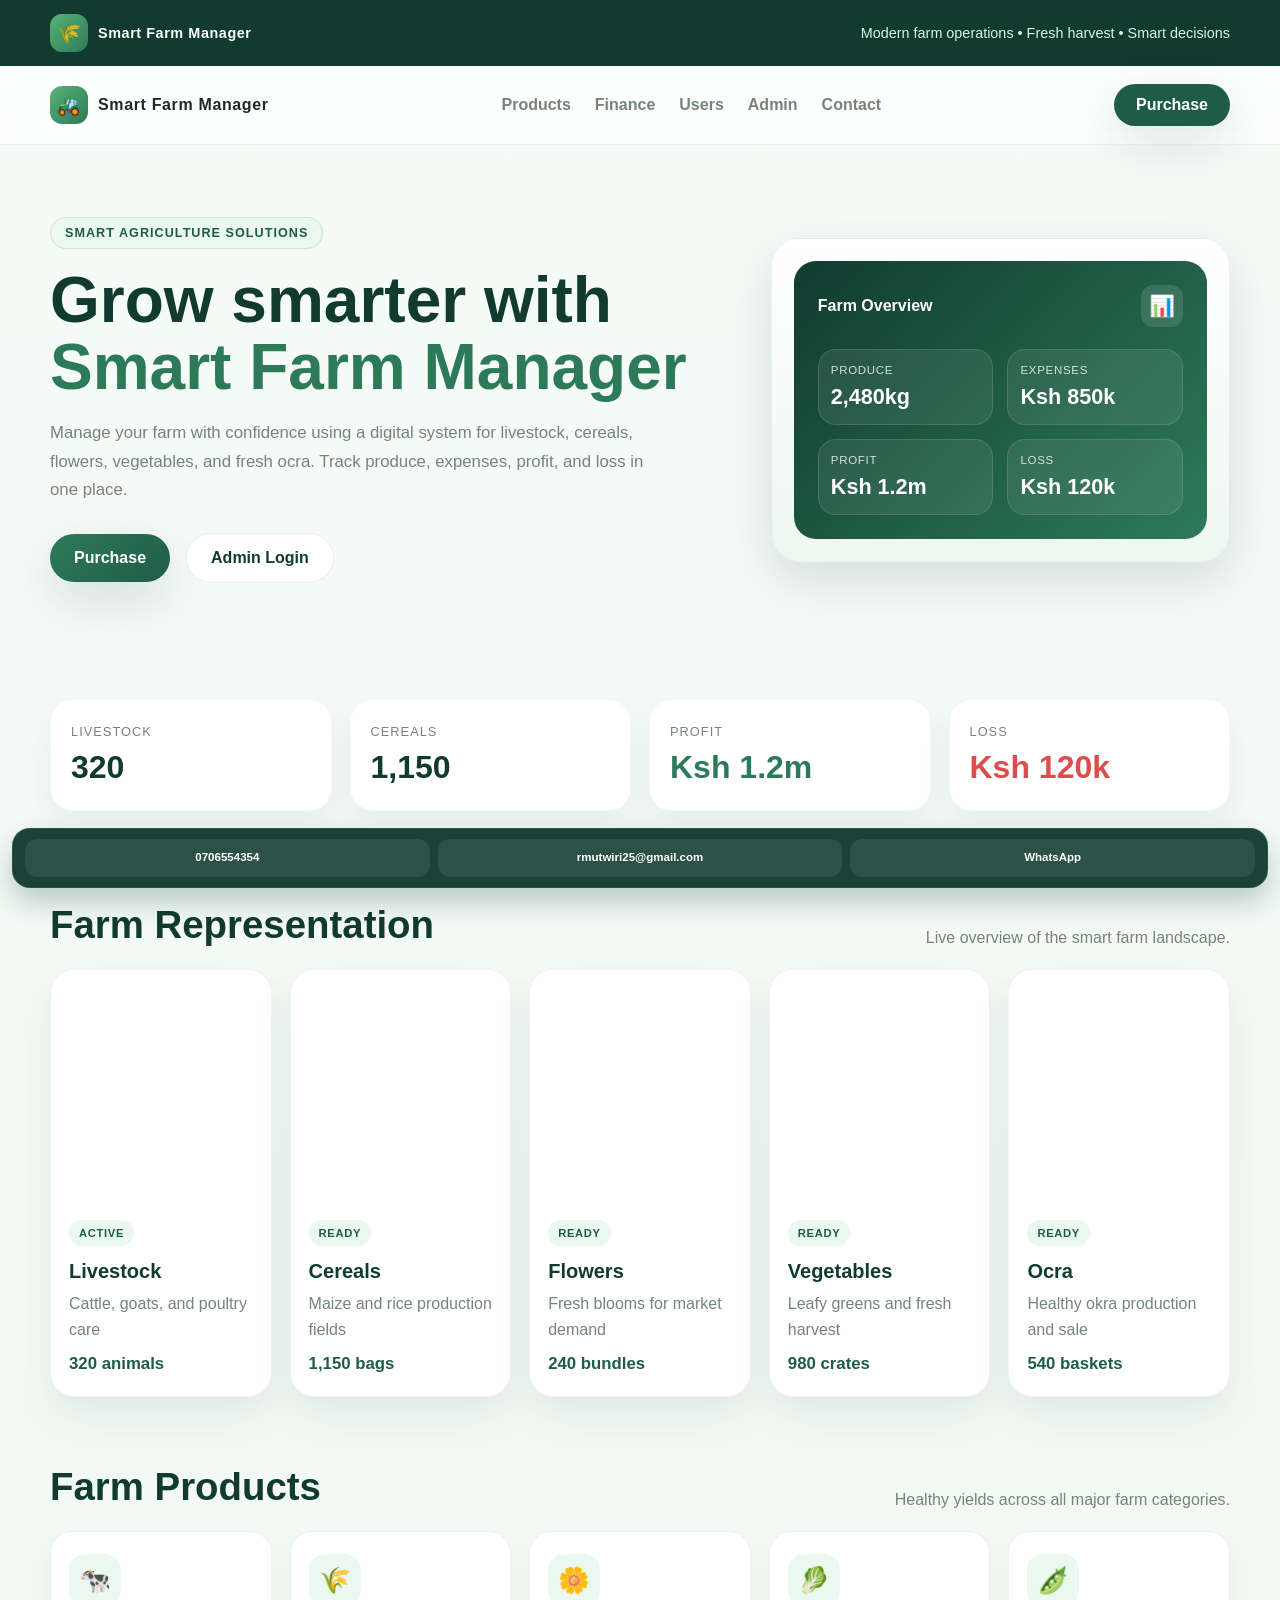
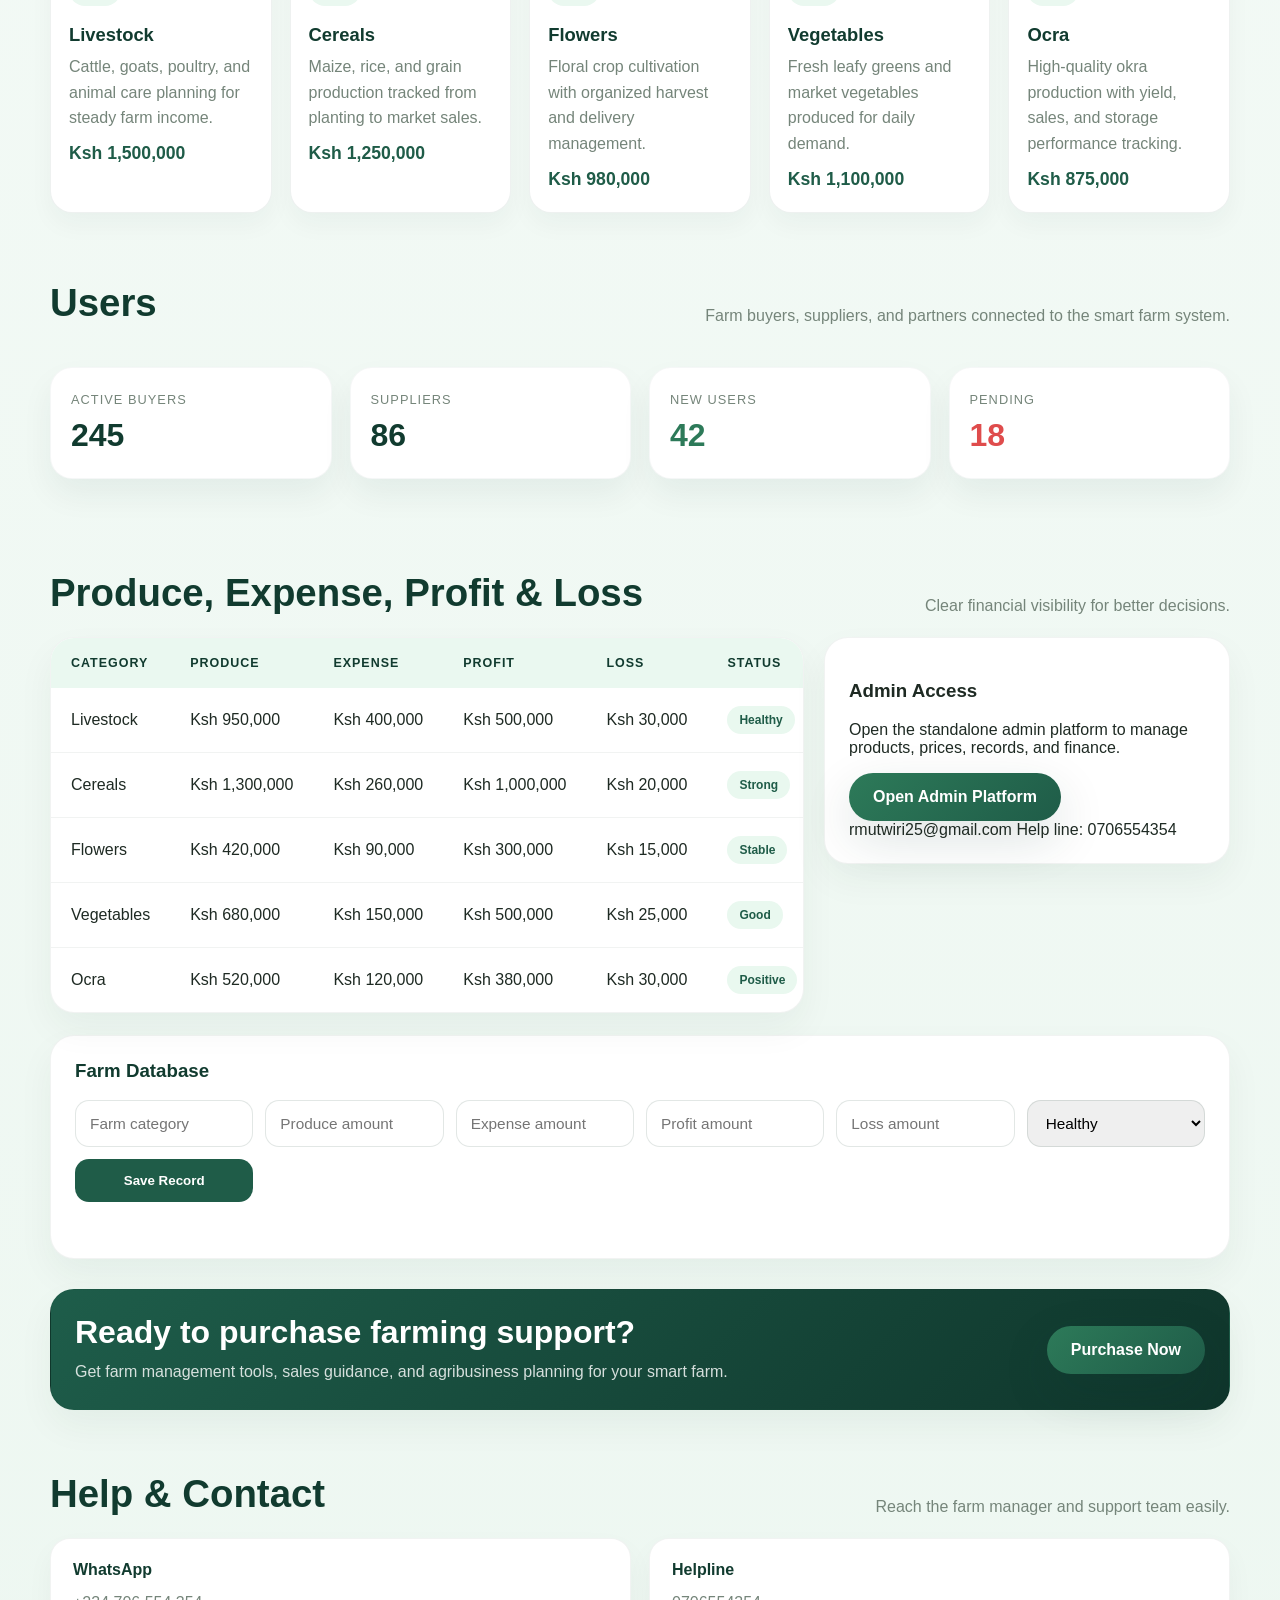
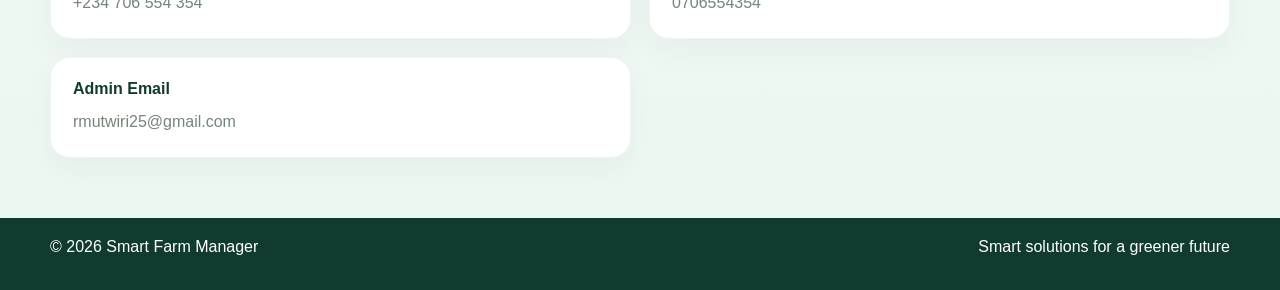
<file: index.html>
<!DOCTYPE html>
<html lang="en">

<head>
    <meta charset="UTF-8">
    <meta name="viewport" content="width=device-width, initial-scale=1.0">
    <title>Smart Farm Manager</title>
    <link rel="stylesheet" href="styles.css">
</head>

<body>
    <div class="topbar">
        <div class="container topbar-inner">
            <div class="brand">
                <div class="brand-mark">🌾</div>
                <span>Smart Farm Manager</span>
            </div>
            <div class="headline-note">Modern farm operations • Fresh harvest • Smart decisions</div>
        </div>
    </div>

    <header class="site-header">
        <div class="container navbar">
            <div class="brand">
                <div class="brand-mark">🚜</div>
                <span>Smart Farm Manager</span>
            </div>
            <nav class="site-nav">
                <a href="#products">Products</a>
                <a href="#finance">Finance</a>
                <a href="#users">Users</a>
                <a href="admin.html">Admin</a>
                <a href="#contact">Contact</a>
            </nav>
            <a href="#purchase" class="nav-btn">Purchase</a>
        </div>
    </header>

    <main>
        <section class="hero">
            <div class="container hero-grid">
                <div>
                    <div class="kicker">Smart agriculture solutions</div>
                    <h1>Grow smarter with <span>Smart Farm Manager</span></h1>
                    <p>
                        Manage your farm with confidence using a digital system for livestock, cereals,
                        flowers, vegetables, and fresh ocra. Track produce, expenses, profit, and loss in one place.
                    </p>
                    <div class="hero-actions">
                        <a class="primary-btn" href="#purchase">Purchase</a>
                        <a class="secondary-btn" href="admin.html">Admin Login</a>
                    </div>
                </div>

                <div class="hero-panel">
                    <div class="farm-card">
                        <div class="farm-card-top">
                            <div>
                                <strong>Farm Overview</strong>
                            </div>
                            <div class="farm-icon">📊</div>
                        </div>

                        <div class="farm-metric">
                            <div class="metric-box">
                                <span class="metric-label">Produce</span>
                                <span class="metric-value">2,480kg</span>
                            </div>
                            <div class="metric-box">
                                <span class="metric-label">Expenses</span>
                                <span class="metric-value">Ksh 850k</span>
                            </div>
                            <div class="metric-box">
                                <span class="metric-label">Profit</span>
                                <span class="metric-value">Ksh 1.2m</span>
                            </div>
                            <div class="metric-box">
                                <span class="metric-label">Loss</span>
                                <span class="metric-value">Ksh 120k</span>
                            </div>
                        </div>
                    </div>
                </div>
            </div>
        </section>

        <section class="container">
            <div class="stats-grid">
                <div class="stat-card">
                    <span class="label">Livestock</span>
                    <span class="value">320</span>
                </div>
                <div class="stat-card">
                    <span class="label">Cereals</span>
                    <span class="value">1,150</span>
                </div>
                <div class="stat-card profit">
                    <span class="label">Profit</span>
                    <span class="value">Ksh 1.2m</span>
                </div>
                <div class="stat-card loss">
                    <span class="label">Loss</span>
                    <span class="value">Ksh 120k</span>
                </div>
            </div>
        </section>

        <section class="container">
            <div class="section-heading">
                <h2>Farm Representation</h2>
                <p>Live overview of the smart farm landscape.</p>
            </div>
            <div id="farm-scene" class="farm-scene"></div>
        </section>

        <section id="products" class="container">
            <div class="section-heading">
                <h2>Farm Products</h2>
                <p>Healthy yields across all major farm categories.</p>
            </div>

            <div id="product-grid" class="product-grid"></div>
        </section>

        <section id="users" class="container">
            <div class="section-heading">
                <h2>Users</h2>
                <p>Farm buyers, suppliers, and partners connected to the smart farm system.</p>
            </div>

            <div class="stats-grid">
                <div class="stat-card">
                    <span class="label">Active Buyers</span>
                    <span class="value">245</span>
                </div>
                <div class="stat-card">
                    <span class="label">Suppliers</span>
                    <span class="value">86</span>
                </div>
                <div class="stat-card profit">
                    <span class="label">New Users</span>
                    <span class="value">42</span>
                </div>
                <div class="stat-card loss">
                    <span class="label">Pending</span>
                    <span class="value">18</span>
                </div>
            </div>
        </section>

        <section id="finance" class="container">
            <div class="section-heading">
                <h2>Produce, Expense, Profit & Loss</h2>
                <p>Clear financial visibility for better decisions.</p>
            </div>

            <div class="finance-grid">
                <div class="table-card">
                    <table>
                        <thead>
                            <tr>
                                <th>Category</th>
                                <th>Produce</th>
                                <th>Expense</th>
                                <th>Profit</th>
                                <th>Loss</th>
                                <th>Status</th>
                            </tr>
                        </thead>
                        <tbody id="finance-table-body">
                            <tr>
                                <td>Livestock</td>
                                <td>Ksh 950k</td>
                                <td>Ksh 400k</td>
                                <td>Ksh 500k</td>
                                <td>Ksh 30k</td>
                                <td><span class="status good">Healthy</span></td>
                            </tr>
                            <tr>
                                <td>Cereals</td>
                                <td>Ksh 1.3m</td>
                                <td>Ksh 260k</td>
                                <td>Ksh 1.0m</td>
                                <td>Ksh 20k</td>
                                <td><span class="status good">Strong</span></td>
                            </tr>
                            <tr>
                                <td>Flowers</td>
                                <td>Ksh 420k</td>
                                <td>Ksh 90k</td>
                                <td>Ksh 300k</td>
                                <td>Ksh 15k</td>
                                <td><span class="status warn">Stable</span></td>
                            </tr>
                            <tr>
                                <td>Vegetables</td>
                                <td>Ksh 680k</td>
                                <td>Ksh 150k</td>
                                <td>Ksh 500k</td>
                                <td>Ksh 25k</td>
                                <td><span class="status good">Good</span></td>
                            </tr>
                            <tr>
                                <td>Ocra</td>
                                <td>Ksh 520k</td>
                                <td>Ksh 120k</td>
                                <td>Ksh 380k</td>
                                <td>Ksh 30k</td>
                                <td><span class="status good">Positive</span></td>
                            </tr>
                        </tbody>
                    </table>
                </div>

                <aside class="admin-card">
                    <h3>Admin Access</h3>
                    <p>Open the standalone admin platform to manage products, prices, records, and finance.</p>
                    <a href="admin.html" class="primary-btn admin-link-btn">Open Admin Platform</a>
                    <div class="admin-contact-links admin-contact-box">
                        <a href="mailto:rmutwiri25@gmail.com?subject=Smart%20Farm%20Manager%20Support">rmutwiri25@gmail.com</a>
                        <a href="tel:+254706554354">Help line: 0706554354</a>
                    </div>
                </aside>
            </div>

            <div class="database-panel">
                <h3>Farm Database</h3>
                <form id="record-form" class="record-form">
                    <input type="text" name="category" placeholder="Farm category" required>
                    <input type="number" name="produce" placeholder="Produce amount" required>
                    <input type="number" name="expense" placeholder="Expense amount" required>
                    <input type="number" name="profit" placeholder="Profit amount" required>
                    <input type="number" name="loss" placeholder="Loss amount" required>
                    <select name="status">
                        <option value="Healthy">Healthy</option>
                        <option value="Strong">Strong</option>
                        <option value="Stable">Stable</option>
                        <option value="Good">Good</option>
                        <option value="Positive">Positive</option>
                    </select>
                    <button type="submit">Save Record</button>
                </form>
                <p id="record-status" class="record-status"></p>
            </div>

            <div id="purchase" class="purchase-card">
                <div class="purchase-inner">
                    <div>
                        <h3>Ready to purchase farming support?</h3>
                        <p>Get farm management tools, sales guidance, and agribusiness planning for your smart farm.</p>
                    </div>
                    <a href="https://wa.me/234706554354" class="purchase-btn" target="_blank" rel="noreferrer">Purchase Now</a>
                </div>
            </div>
        </section>

        <section id="contact" class="contacts container">
            <div class="section-heading">
                <h2>Help & Contact</h2>
                <p>Reach the farm manager and support team easily.</p>
            </div>

            <div class="contact-box">
                <div class="contact-item">
                    <h4>WhatsApp</h4>
                    <a href="https://wa.me/234706554354" target="_blank" rel="noreferrer">+234 706 554 354</a>
                </div>
                <div class="contact-item">
                    <h4>Helpline</h4>
                    <a href="tel:+254706554354">0706554354</a>
                </div>
                <div class="contact-item">
                    <h4>Admin Email</h4>
                    <a href="mailto:rmutwiri25@gmail.com?subject=Smart%20Farm%20Manager%20Support">rmutwiri25@gmail.com</a>
                </div>
            </div>
        </section>
    </main>

    <footer class="footer">
        <div class="container footer-inner">
            <div>© 2026 Smart Farm Manager</div>
            <div>Smart solutions for a greener future</div>
        </div>
    </footer>

    <div class="mobile-contact-bar" aria-label="Quick contact links">
        <a class="mobile-contact-link" href="tel:+254706554354">0706554354</a>
        <a class="mobile-contact-link" href="mailto:rmutwiri25@gmail.com?subject=Smart%20Farm%20Manager%20Support">rmutwiri25@gmail.com</a>
        <a class="mobile-contact-link" href="https://wa.me/234706554354" target="_blank" rel="noreferrer">WhatsApp</a>
    </div>

    <script src="script.js"></script>
</body>

</html>
</file>
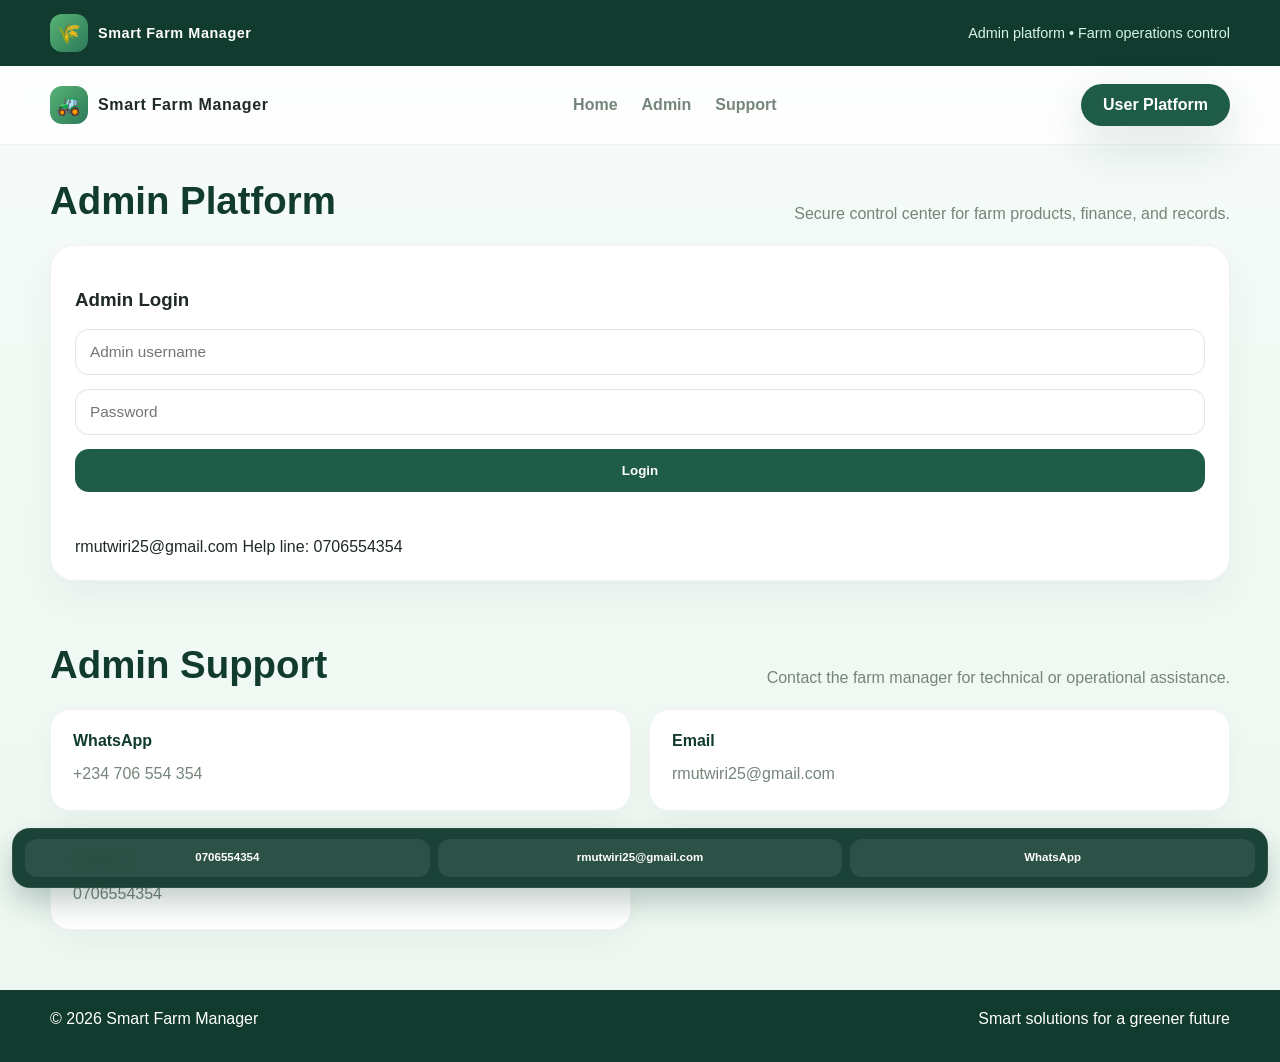
<file: admin.html>
<!DOCTYPE html>
<html lang="en">

<head>
    <meta charset="UTF-8">
    <meta name="viewport" content="width=device-width, initial-scale=1.0">
    <title>Smart Farm Manager | Admin Platform</title>
    <link rel="stylesheet" href="styles.css">
</head>

<body>
    <div class="topbar">
        <div class="container topbar-inner">
            <div class="brand">
                <div class="brand-mark">🌾</div>
                <span>Smart Farm Manager</span>
            </div>
            <div class="headline-note">Admin platform • Farm operations control</div>
        </div>
    </div>

    <header class="site-header">
        <div class="container navbar">
            <div class="brand">
                <div class="brand-mark">🚜</div>
                <span>Smart Farm Manager</span>
            </div>
            <nav class="site-nav">
                <a href="index.html">Home</a>
                <a href="admin.html">Admin</a>
                <a href="#contact">Support</a>
            </nav>
            <a href="index.html" class="nav-btn">User Platform</a>
        </div>
    </header>

    <main>
        <section id="admin" class="container admin-platform-intro">
            <div class="section-heading">
                <h2>Admin Platform</h2>
                <p>Secure control center for farm products, finance, and records.</p>
            </div>

            <aside class="admin-card admin-login-box">
                <h3>Admin Login</h3>
                <form id="admin-login-form" class="admin-login">
                    <input id="admin-username" type="text" placeholder="Admin username" required>
                    <input id="admin-password" type="password" placeholder="Password" required>
                    <button type="submit">Login</button>
                    <p id="login-status" class="login-status"></p>
                </form>

                <div class="admin-contact-links">
                    <a href="mailto:rmutwiri25@gmail.com?subject=Smart%20Farm%20Manager%20Support">rmutwiri25@gmail.com</a>
                    <a href="tel:+254706554354">Help line: 0706554354</a>
                </div>
            </aside>
        </section>

        <section id="admin-dashboard" class="admin-dashboard hidden">
            <div class="admin-shell container">
                <aside class="admin-sidebar">
                    <div class="admin-brand">
                        <div class="brand-mark">🌾</div>
                        <div>
                            <strong>Admin Panel</strong>
                            <span>Smart Farm</span>
                        </div>
                    </div>

                    <nav class="admin-nav" aria-label="Admin sections">
                        <button class="admin-nav-item active" type="button" data-panel="overview">Overview</button>
                        <button class="admin-nav-item" type="button" data-panel="users">Users</button>
                        <button class="admin-nav-item" type="button" data-panel="products">Products</button>
                        <button class="admin-nav-item" type="button" data-panel="finance">Finance</button>
                        <button class="admin-nav-item" type="button" data-panel="records">Records</button>
                        <button class="admin-nav-item" type="button" data-panel="reports">Reports</button>
                    </nav>

                    <div class="admin-info-box">
                        <span>System status</span>
                        <strong>Online</strong>
                    </div>
                </aside>

                <div class="admin-main">
                    <header class="admin-topbar">
                        <div>
                            <p class="eyebrow">Operations center</p>
                            <h2>Admin Dashboard</h2>
                        </div>
                        <button id="logout-admin" class="logout-btn" type="button">Logout</button>
                    </header>

                    <div class="panel active" data-panel-content="overview">
                        <div id="admin-overview-cards" class="kpi-grid"></div>
                        <div class="admin-content-grid">
                            <div class="admin-card-panel">
                                <h3>Recent activity</h3>
                                <ul id="admin-activity-list" class="activity-list"></ul>
                            </div>
                            <div class="admin-card-panel">
                                <h3>Quick links</h3>
                                <ul class="quick-links">
                                    <li>Farm performance</li>
                                    <li>Expense management</li>
                                    <li>Sales tracking</li>
                                    <li>Inventory overview</li>
                                </ul>
                            </div>
                        </div>

                        <div class="admin-edit-bar">
                            <div class="edit-bar-header">
                                <h3>Admin Editable Bar</h3>
                                <span>Quick updates</span>
                            </div>
                            <div class="edit-bar-form">
                                <select id="edit-record-select" aria-label="Choose farm record"></select>
                                <input id="edit-category" type="text" placeholder="Category">
                                <input id="edit-produce" type="number" placeholder="Produce amount">
                                <input id="edit-expense" type="number" placeholder="Expense amount">
                                <input id="edit-profit" type="number" placeholder="Profit amount">
                                <input id="edit-loss" type="number" placeholder="Loss amount">
                                <select id="edit-status">
                                    <option value="Healthy">Healthy</option>
                                    <option value="Strong">Strong</option>
                                    <option value="Stable">Stable</option>
                                    <option value="Good">Good</option>
                                    <option value="Positive">Positive</option>
                                </select>
                                <button id="save-edit-record" type="button">Save Edit</button>
                                <button id="add-new-record" class="secondary-edit-btn" type="button">Add New</button>
                                <button id="delete-selected-record" class="danger-edit-btn" type="button">Delete</button>
                            </div>
                        </div>
                    </div>

                    <div class="panel" data-panel-content="users">
                        <div class="admin-card-panel">
                            <h3>Users</h3>
                            <div id="admin-users-list" class="stack-list"></div>
                        </div>
                    </div>

                    <div class="panel" data-panel-content="products">
                        <div class="admin-card-panel product-editor-panel">
                            <h3>Farm products</h3>
                            <div id="admin-products-list" class="stack-list"></div>

                            <div class="product-editor-form">
                                <select id="product-select" aria-label="Choose product"></select>
                                <input id="product-name" type="text" placeholder="Product name">
                                <input id="product-icon" type="text" placeholder="Emoji icon">
                                <input id="product-price" type="number" placeholder="Price">
                                <textarea id="product-description" rows="3" placeholder="Product description"></textarea>
                                <div class="product-editor-actions">
                                    <button id="save-product-edit" type="button">Save Product</button>
                                    <button id="add-product" type="button" class="secondary-edit-btn">Add Product</button>
                                    <button id="delete-product" type="button" class="danger-edit-btn">Delete</button>
                                </div>
                            </div>
                        </div>
                    </div>

                    <div class="panel" data-panel-content="finance">
                        <div class="admin-card-panel">
                            <h3>Finance overview</h3>
                            <div id="admin-finance-summary" class="summary-boxes"></div>
                        </div>
                    </div>

                    <div class="panel" data-panel-content="records">
                        <div class="admin-card-panel">
                            <h3>Farm records</h3>
                            <div id="admin-record-table" class="mini-table"></div>
                        </div>
                    </div>

                    <div class="panel" data-panel-content="reports">
                        <div class="admin-card-panel">
                            <h3>Reports</h3>
                            <div id="admin-reports-list" class="stack-list"></div>
                        </div>
                    </div>
                </div>
            </div>
        </section>

        <section id="contact" class="contacts container">
            <div class="section-heading">
                <h2>Admin Support</h2>
                <p>Contact the farm manager for technical or operational assistance.</p>
            </div>

            <div class="contact-box">
                <div class="contact-item">
                    <h4>WhatsApp</h4>
                    <a href="https://wa.me/234706554354" target="_blank" rel="noreferrer">+234 706 554 354</a>
                </div>
                <div class="contact-item">
                    <h4>Email</h4>
                    <a href="mailto:rmutwiri25@gmail.com?subject=Smart%20Farm%20Manager%20Support">rmutwiri25@gmail.com</a>
                </div>
                <div class="contact-item">
                    <h4>Helpline</h4>
                    <a href="tel:+254706554354">0706554354</a>
                </div>
            </div>
        </section>
    </main>

    <footer class="footer">
        <div class="container footer-inner">
            <div>© 2026 Smart Farm Manager</div>
            <div>Smart solutions for a greener future</div>
        </div>
    </footer>

    <div class="mobile-contact-bar" aria-label="Quick contact links">
        <a class="mobile-contact-link" href="tel:+254706554354">0706554354</a>
        <a class="mobile-contact-link" href="mailto:rmutwiri25@gmail.com?subject=Smart%20Farm%20Manager%20Support">rmutwiri25@gmail.com</a>
        <a class="mobile-contact-link" href="https://wa.me/234706554354" target="_blank" rel="noreferrer">WhatsApp</a>
    </div>

    <script src="script.js"></script>
</body>

</html>
</file>
<file: styles.css>
:root {
    --green-900: #113b2f;
    --green-800: #1f5c48;
    --green-700: #2d7a59;
    --green-500: #57b274;
    --green-100: #eaf8f0;
    --gold: #f0b24c;
    --red: #df4c4c;
    --text: #1e2a23;
    --card: #ffffff;
    --muted: #75857a;
    --shadow: 0 18px 50px rgba(17, 59, 47, 0.14);
}

* {
    box-sizing: border-box;

}

html {
    scroll-behavior: smooth;
}

body {
    margin: 0;
    font-family: Arial, Helvetica, sans-serif;
    background: linear-gradient(180deg, #f6fbf8 0%, #edf7f1 100%);
    color: var(--text);
}

a {
    text-decoration: none;
    color: inherit;
}

img {
    max-width: 100%;
    display: block;
}

.container {
    width: min(1180px, calc(100% - 32px));
    margin: 0 auto;
}

.topbar {
    background: var(--green-900);
    color: white;
    padding: 14px 0;
    font-size: 0.9rem;
}

.topbar-inner {
    display: flex;
    justify-content: space-between;
    align-items: center;
    gap: 16px;
    flex-wrap: wrap;
}

.brand {
    display: flex;
    align-items: center;
    gap: 10px;
    font-weight: 700;
    letter-spacing: 0.04em;
}

.brand-mark {
    width: 38px;
    height: 38px;
    border-radius: 12px;
    display: grid;
    place-items: center;
    background: linear-gradient(135deg, var(--green-500), var(--green-700));
    font-size: 1.25rem;
}

.headline-note {
    color: #d8f5e4;
}

header.site-header {
    background: rgba(255, 255, 255, 0.78);
    backdrop-filter: blur(8px);
    border-bottom: 1px solid rgba(17, 59, 47, 0.06);
    position: sticky;
    top: 0;
    z-index: 5;
}

.navbar {
    display: flex;
    justify-content: space-between;
    align-items: center;
    min-height: 78px;
    gap: 18px;
}

.site-nav {
    display: flex;
    align-items: center;
    gap: 24px;
    flex-wrap: wrap;
    font-weight: 600;
    color: var(--text);
}

.site-nav a {
    color: var(--muted);
}

.nav-btn {
    background: var(--green-800);
    color: white;
    padding: 12px 22px;
    border-radius: 999px;
    font-weight: 700;
    box-shadow: var(--shadow);
}

.hero {
    padding: 72px 0 40px;
}

.hero-grid {
    display: grid;
    grid-template-columns: 1.2fr 0.8fr;
    align-items: center;
    gap: 32px;
}

.kicker {
    display: inline-flex;
    align-items: center;
    gap: 8px;
    background: var(--green-100);
    color: var(--green-800);
    border: 1px solid rgba(86, 150, 104, 0.2);
    padding: 8px 14px;
    border-radius: 999px;
    font-size: 0.79rem;
    font-weight: 700;
    text-transform: uppercase;
    letter-spacing: 0.08em;
}

.hero h1 {
    font-size: clamp(2.4rem, 5vw, 4.3rem);
    line-height: 1.05;
    margin: 18px 0 18px;
    color: var(--green-900);
}

.hero h1 span {
    color: var(--green-700);
}

.hero p {
    font-size: 1.05rem;
    color: var(--muted);
    line-height: 1.7;
    max-width: 620px;
    margin-bottom: 28px;
}

.hero-actions {
    display: flex;
    align-items: center;
    gap: 16px;
    flex-wrap: wrap;
}

.primary-btn, .secondary-btn, .purchase-btn {
    display: inline-flex;
    align-items: center;
    justify-content: center;
    border-radius: 999px;
    padding: 15px 24px;
    font-weight: 700;
    transition: 0.2s ease;
}

.primary-btn, .purchase-btn {
    background: linear-gradient(135deg, var(--green-700), var(--green-800));
    color: white;
    box-shadow: var(--shadow);
}

.secondary-btn {
    background: white;
    border: 1px solid rgba(17, 59, 47, 0.08);
    color: var(--green-900);
}

.hero-panel {
    background: linear-gradient(180deg, #ffffff, #edf7f1);
    border: 1px solid rgba(17, 59, 47, 0.06);
    padding: 22px;
    border-radius: 28px;
    box-shadow: var(--shadow);
}

.farm-card {
    background: linear-gradient(135deg, var(--green-900), var(--green-700));
    border-radius: 22px;
    padding: 24px;
    color: white;
}

.farm-card-top {
    display: flex;
    justify-content: space-between;
    align-items: center;
    margin-bottom: 22px;
}

.farm-icon {
    width: 42px;
    height: 42px;
    border-radius: 12px;
    display: grid;
    place-items: center;
    background: rgba(255,255,255,0.12);
    font-size: 1.3rem;
}

.farm-metric {
    display: grid;
    grid-template-columns: repeat(2, minmax(90px, 1fr));
    gap: 14px;
    margin-top: 18px;
}

.metric-box {
    background: rgba(255,255,255,0.08);
    border: 1px solid rgba(255,255,255,0.12);
    border-radius: 18px;
    padding: 14px 12px;
}

.metric-label {
    display: block;
    font-size: 0.72rem;

    letter-spacing: 0.06em;
    text-transform: uppercase;
    opacity: 0.8;
}

.metric-value {
    display: block;
    margin-top: 8px;
    font-size: 1.35rem;
    font-weight: 700;
}

.stats-grid {
    display: grid;
    grid-template-columns: repeat(4, minmax(160px, 1fr));
    gap: 18px;
    margin: 42px 0 24px;
}

.stat-card {
    background: var(--card);
    border-radius: 22px;
    padding: 24px 20px;
    box-shadow: 0 16px 32px rgba(17, 59, 47, 0.06);
    border: 1px solid rgba(17, 59, 47, 0.04);
}

.stat-card .label {
    font-size: 0.8rem;
    text-transform: uppercase;
    letter-spacing: 0.08em;
    color: var(--muted);
    display: block;
    margin-bottom: 10px;
}

.stat-card .value {
    font-size: clamp(1.6rem, 2.5vw, 2.2rem);
    font-weight: 800;
    color: var(--green-900);
}

.stat-card.profit .value { color: var(--green-700); }
.stat-card.loss .value { color: var(--red); }

section {
    padding: 34px 0;
}

.section-heading {
    display: flex;
    justify-content: space-between;
    align-items: flex-end;
    gap: 18px;
    margin-bottom: 22px;
    flex-wrap: wrap;
}

.section-heading h2 {
    font-size: clamp(1.8rem, 3vw, 2.5rem);
    color: var(--green-900);
    margin: 0;
}

.section-heading p {
    margin: 0;
    color: var(--muted);
}

.farm-scene {
    display: grid;
    grid-template-columns: repeat(5, minmax(0, 1fr));
    gap: 18px;
    margin-top: 8px;
}

.farm-scene-item {
    background: white;
    border-radius: 24px;
    overflow: hidden;
    border: 1px solid rgba(17, 59, 47, 0.06);
    box-shadow: 0 18px 38px rgba(17, 59, 47, 0.08);
}

.farm-scene-image {
    height: 230px;
    background-size: cover;
    background-position: center;
}

.farm-scene-content {
    padding: 20px 18px 22px;
}

.farm-scene-tag {
    display: inline-block;
    background: var(--green-100);
    color: var(--green-800);
    border-radius: 999px;
    padding: 7px 10px;
    font-size: 0.7rem;
    font-weight: 700;
    letter-spacing: 0.06em;
    text-transform: uppercase;
}

.farm-scene-content h3 {
    margin: 14px 0 8px;
    font-size: 1.25rem;
    color: var(--green-900);
}

.farm-scene-content p {
    margin: 0 0 12px;
    line-height: 1.6;
    color: var(--muted);
}

.farm-scene-content strong {
    color: var(--green-800);
    font-size: 1.05rem;
}

.product-grid {
    display: grid;
    grid-template-columns: repeat(5, minmax(0, 1fr));
    gap: 18px;
}

.product-card {
    background: white;
    border-radius: 22px;
    padding: 22px 18px;
    border: 1px solid rgba(17, 59, 47, 0.07);
    box-shadow: 0 12px 25px rgba(17, 59, 47, 0.04);
}

.product-card .icon {
    width: 52px;
    height: 52px;
    border-radius: 16px;
    display: grid;
    place-items: center;
    margin-bottom: 18px;
    font-size: 1.6rem;
    background: var(--green-100);
}

.product-card h3 {
    margin: 0 0 8px;
    color: var(--green-900);
    font-size: 1.15rem;
}

.product-card p {
    margin: 0;
    color: var(--muted);
    line-height: 1.6;
}

.finance-grid {
    display: grid;
    grid-template-columns: 1.3fr 0.7fr;
    gap: 20px;
    align-items: start;
}

.table-card, .admin-card, .purchase-card {
    background: white;
    border-radius: 24px;
    border: 1px solid rgba(17, 59, 47, 0.06);
    box-shadow: 0 16px 36px rgba(17, 59, 47, 0.05);
}

.table-card {
    overflow: hidden;
}

table {
    width: 100%;
    border-collapse: collapse;
}

thead th {
    text-align: left;
    padding: 18px 20px;
    background: var(--green-100);
    color: var(--green-900);
    font-size: 0.78rem;
    text-transform: uppercase;
    letter-spacing: 0.08em;
}

tbody td {
    padding: 18px 20px;
    border-bottom: 1px solid rgba(17, 59, 47, 0.06);
    color: var(--text);
}

tbody tr:last-child td {
    border-bottom: none;
}

.status {
    display: inline-block;
    padding: 7px 12px;
    border-radius: 999px;
    font-size: 0.75rem;
    font-weight: 700;
}

.status.good { background: #e9f8ef; color: var(--green-800); }
.status.warn { background: #fff3db; color: #9b6a09; }
.status.bad { background: #fdeaea; color: var(--red); }

.database-panel {
    background: white;
    border: 1px solid rgba(17, 59, 47, 0.06);
    border-radius: 24px;
    padding: 24px;
    margin-top: 22px;
    box-shadow: 0 16px 36px rgba(17, 59, 47, 0.05);
}

.database-panel h3 {
    margin-top: 0;
    color: var(--green-900);
}

.record-form {
    display: grid;
    grid-template-columns: repeat(6, minmax(120px, 1fr));
    gap: 12px;
}

.record-form input,
.record-form select,
.admin-login input {
    border: 1px solid rgba(17, 59, 47, 0.12);
    border-radius: 14px;
    padding: 13px 14px;
    font-size: 0.96rem;
    outline: none;
}

.record-form button,
.admin-login button {
    border: none;
    border-radius: 14px;
    padding: 14px 16px;
    background: var(--green-800);
    color: white;
    font-weight: 700;
    cursor: pointer;
}

.login-status,
.record-status {
    min-height: 20px;
    margin: 12px 0 0;
    font-size: 0.9rem;
    color: var(--green-800);
}

.admin-card {
    padding: 24px;
}

.admin-login {
    display: grid;
    gap: 14px;
    margin-top: 18px;
}

.admin-login input {
    border: 1px solid rgba(17, 59, 47, 0.12);
    border-radius: 14px;
    padding: 13px 14px;
    font-size: 0.96rem;
    outline: none;
}

.admin-login button {
    border: none;
    border-radius: 14px;
    padding: 14px 16px;
    background: var(--green-800);
    color: white;
    font-weight: 700;
    cursor: pointer;
}

.admin-list {
    list-style: none;
    padding: 0;
    margin: 22px 0 0;
    display: grid;
    gap: 12px;
}

.admin-list li {
    display: flex;
    align-items: center;
    justify-content: space-between;
    gap: 12px;
    background: var(--green-100);
    border-radius: 12px;
    padding: 12px 14px;
    color: var(--green-900);
    font-weight: 600;
}

.purchase-card {
    margin-top: 30px;
    padding: 24px;
    background: linear-gradient(135deg, #1e5d4a, #0f352b);
    color: white;
}

.purchase-inner {
    display: flex;
    justify-content: space-between;
    align-items: center;
    gap: 18px;
    flex-wrap: wrap;
}

.purchase-card h3 {
    margin: 0 0 8px;
    font-size: clamp(1.5rem, 3vw, 2rem);
}

.purchase-card p {
    margin: 0;
    opacity: 0.82;
    line-height: 1.6;
}

.contacts {
    padding: 28px 0 60px;
}

.contact-box {
    display: grid;
    grid-template-columns: repeat(2, minmax(220px, 1fr));
    gap: 18px;
}

.contact-item {
    background: white;
    border-radius: 20px;
    padding: 22px;
    border: 1px solid rgba(17, 59, 47, 0.06);
    box-shadow: 0 12px 28px rgba(17, 59, 47, 0.04);
}

.contact-item h4 {
    margin: 0 0 10px;
    color: var(--green-900);
}

.contact-item p, .contact-item a {
    margin: 0;
    color: var(--muted);
    line-height: 1.7;
}

.footer {
    background: var(--green-900);
    color: white;
    padding: 20px 0 34px;
}

.footer-inner {
    display: flex;
    align-items: center;
    justify-content: space-between;
    gap: 16px;
    flex-wrap: wrap;
}

.hidden {
    display: none !important;
}

.admin-dashboard {
    background: linear-gradient(180deg, #f4faf5 0%, #edf8f2 100%);
    padding: 30px 0 40px;
}

.admin-shell {
    display: grid;
    grid-template-columns: 260px minmax(0, 1fr);
    background: white;
    border-radius: 28px;
    border: 1px solid rgba(17, 59, 47, 0.06);
    box-shadow: 0 24px 50px rgba(17, 59, 47, 0.08);
    overflow: hidden;
}

.admin-sidebar {
    background: linear-gradient(180deg, #113b2f 0%, #1f5c48 100%);
    color: white;
    padding: 22px 18px;
    display: flex;
    flex-direction: column;
    gap: 24px;
}

.admin-brand {
    display: flex;
    align-items: center;
    gap: 12px;
    padding-bottom: 8px;
    border-bottom: 1px solid rgba(255,255,255,0.12);
}

.admin-brand strong,
.admin-brand span {
    display: block;
}

.admin-brand span {
    opacity: 0.8;
    font-size: 0.75rem;
}

.admin-nav {
    display: grid;
    gap: 10px;
}

.admin-nav-item {
    text-align: left;
    border: none;
    background: rgba(255,255,255,0.06);
    color: white;
    border-radius: 12px;
    padding: 12px 14px;
    font-weight: 600;
    cursor: pointer;
    transition: 0.2s ease;
}

.admin-nav-item.active {
    background: rgba(255,255,255,0.16);
    box-shadow: inset 0 0 0 1px rgba(255,255,255,0.16);
}

.admin-info-box {
    margin-top: auto;
    background: rgba(255,255,255,0.08);
    border-radius: 14px;
    padding: 12px 14px;
    display: flex;
    justify-content: space-between;
    gap: 12px;
    font-size: 0.9rem;
}

.admin-main {
    padding: 24px;
    background: #f9fcfa;
}

.admin-topbar {
    display: flex;
    justify-content: space-between;
    align-items: center;
    gap: 18px;
    margin-bottom: 20px;
}

.eyebrow {
    margin: 0 0 6px;
    text-transform: uppercase;
    font-size: 0.7rem;
    letter-spacing: 0.08em;
    color: var(--muted);
}

.admin-topbar h2 {
    margin: 0;
    color: var(--green-900);
    font-size: 2rem;
}

.logout-btn {
    border: none;
    border-radius: 12px;
    background: var(--green-800);
    color: white;
    padding: 10px 16px;
    cursor: pointer;
    font-weight: 700;
}

.panel {
    display: none;
}

.panel.active {
    display: block;
}

.kpi-grid {
    display: grid;
    grid-template-columns: repeat(4, minmax(160px, 1fr));
    gap: 16px;
    margin-bottom: 20px;
}

.kpi-card {
    background: white;
    border-radius: 18px;
    padding: 18px 16px;
    border: 1px solid rgba(17, 59, 47, 0.06);
    box-shadow: 0 12px 22px rgba(17, 59, 47, 0.04);
}

.kpi-card span {
    display: block;
    color: var(--muted);
    font-size: 0.74rem;
    text-transform: uppercase;
    letter-spacing: 0.08em;
    margin-bottom: 10px;
}

.kpi-card strong {
    font-size: 1.5rem;
    color: var(--green-900);
}

.admin-content-grid {
    display: grid;
    grid-template-columns: 1.2fr 0.8fr;
    gap: 18px;
}

.admin-card-panel {
    background: white;
    border-radius: 20px;
    border: 1px solid rgba(17, 59, 47, 0.06);
    padding: 22px;
    box-shadow: 0 12px 22px rgba(17, 59, 47, 0.04);
}

.admin-card-panel h3 {
    margin-top: 0;
    color: var(--green-900);
}

.activity-list,
.quick-links,
.stack-list {
    list-style: none;
    padding: 0;
    margin: 0;
    display: grid;
    gap: 12px;
}

.activity-list li,
.stack-row {
    display: flex;
    align-items: center;
    justify-content: space-between;
    gap: 12px;
    background: #f2faf4;
    border-radius: 12px;
    padding: 12px 14px;
}

.activity-list span,
.quick-links li {
    color: var(--text);
    font-weight: 600;
}

.activity-list strong {
    color: var(--green-800);
}

.quick-links li {
    list-style: disc inside;
    background: #f4f7f5;
    border-radius: 10px;
    padding: 12px 14px;
}

.stack-row {
    align-items: flex-start;
}

.stack-row h4 {
    margin: 0 0 4px;
    color: var(--green-900);
}

.stack-row p {
    margin: 0;
    color: var(--muted);
    line-height: 1.5;
}

.badge {
    display: inline-flex;
    align-items: center;
    justify-content: center;
    padding: 8px 10px;
    border-radius: 999px;
    font-size: 0.7rem;
    font-weight: 700;
    white-space: nowrap;
}

.badge.online {
    background: #e7fbef;
    color: var(--green-800);
}

.badge.ready {
    background: #fff7e6;
    color: #8a6310;
}

.summary-boxes {
    display: grid;
    grid-template-columns: repeat(3, minmax(120px, 1fr));
    gap: 14px;
}

.summary-box {
    background: #f6faf7;
    border-radius: 16px;
    padding: 16px;
    border: 1px solid rgba(17, 59, 47, 0.06);
}

.summary-box span {
    display: block;
    margin-bottom: 10px;
    color: var(--muted);
    font-size: 0.75rem;
    text-transform: uppercase;
    letter-spacing: 0.08em;
}

.summary-box strong {
    font-size: 1.2rem;
    color: var(--green-900);
}

.summary-box.warning strong { color: #a86c09; }
.summary-box.danger strong { color: var(--red); }

.mini-table {
    overflow-x: auto;
}

.mini-table table {
    width: 100%;
}

.admin-edit-bar {
    margin-top: 22px;
    background: white;
    border-radius: 22px;
    border: 1px solid rgba(17, 59, 47, 0.06);
    box-shadow: 0 12px 22px rgba(17, 59, 47, 0.04);
    padding: 22px;
}

.edit-bar-header {
    display: flex;
    align-items: center;
    justify-content: space-between;
    gap: 12px;
    margin-bottom: 16px;
}

.edit-bar-header h3 {
    margin: 0;
    color: var(--green-900);
}

.edit-bar-header span {
    color: var(--muted);
    font-size: 0.8rem;
    text-transform: uppercase;
    letter-spacing: 0.06em;
}

.edit-bar-form {
    display: grid;
    grid-template-columns: repeat(7, minmax(120px, 1fr));
    gap: 12px;
}

.edit-bar-form input,
.edit-bar-form select,
.edit-bar-form button {
    border-radius: 12px;
    border: 1px solid rgba(17, 59, 47, 0.12);
    padding: 12px 14px;
    font-size: 0.95rem;
}

.edit-bar-form button {
    border: none;
    background: var(--green-800);
    color: white;
    font-weight: 700;
    cursor: pointer;
}

.product-editor-panel {
    margin-top: 16px;
}

.product-editor-form {
    display: grid;
    gap: 12px;
    margin-top: 16px;
}

.product-editor-form input,
.product-editor-form textarea,
.product-editor-form select,
.product-editor-form button {
    border-radius: 12px;
    border: 1px solid rgba(17, 59, 47, 0.12);
    padding: 12px 14px;
    font-size: 0.95rem;
    font-family: inherit;
}

.product-editor-actions {
    display: flex;
    gap: 10px;
    flex-wrap: wrap;
}

.product-editor-actions button {
    flex: 1;
    min-width: 120px;
}

.product-price {
    display: block;
    margin-top: 12px;
    color: var(--green-800);
    font-size: 1.1rem;
}

.secondary-edit-btn {
    background: #eaf8f0 !important;
    color: var(--green-800) !important;
}

.danger-edit-btn {
    background: #fbe7e7 !important;
    color: #bf2d2d !important;
}

.mobile-contact-bar {
    position: fixed;
    left: 12px;
    right: 12px;
    bottom: 12px;
    z-index: 20;
    display: flex;
    align-items: center;
    justify-content: center;
    gap: 8px;
    background: rgba(17, 59, 47, 0.96);
    backdrop-filter: blur(8px);
    border: 1px solid rgba(255, 255, 255, 0.08);
    border-radius: 18px;
    box-shadow: 0 14px 28px rgba(17, 59, 47, 0.25);
    padding: 10px 12px;
}

.mobile-contact-link {
    flex: 1;
    display: inline-flex;
    align-items: center;
    justify-content: center;
    padding: 12px 8px;
    border-radius: 12px;
    background: rgba(255,255,255,0.08);
    color: white;
    font-weight: 700;
    font-size: 0.72rem;
    text-align: center;
    line-height: 1.2;
    white-space: nowrap;
    overflow: hidden;
    text-overflow: ellipsis;
}

@media (max-width: 980px) {
    .hero-grid,
    .finance-grid,
    .product-grid,
    .farm-scene {
        grid-template-columns: 1fr 1fr;
    }

    .hero-grid {
        grid-template-columns: 1fr;
    }

    .stats-grid {
        grid-template-columns: repeat(2, minmax(180px, 1fr));
    }
}

@media (max-width: 720px) {
    .site-nav {
        display: none;
    }

    .stats-grid,
    .product-grid,
    .contact-box,
    .farm-scene {
        grid-template-columns: 1fr;
    }

    .purchase-inner {
        align-items: flex-start;
    }

    .hero {
        padding-top: 48px;
    }
}
</file>
